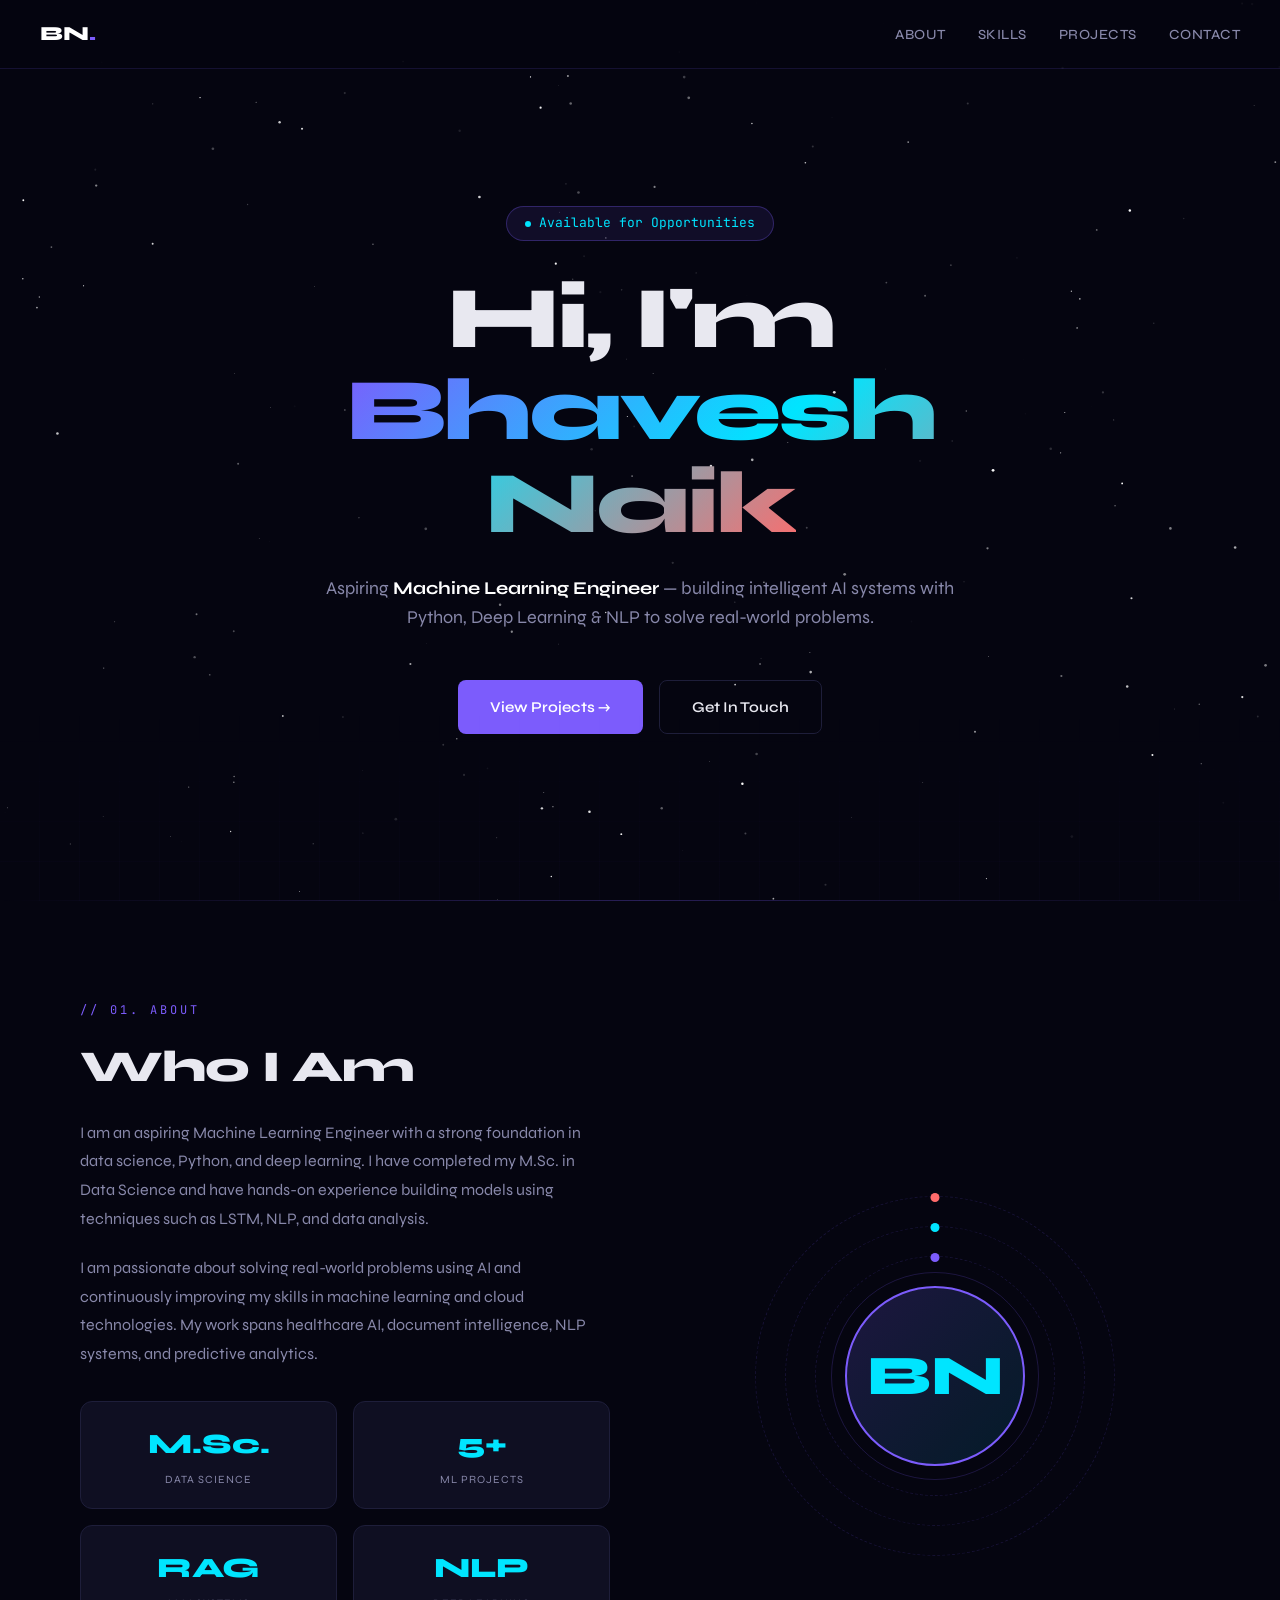
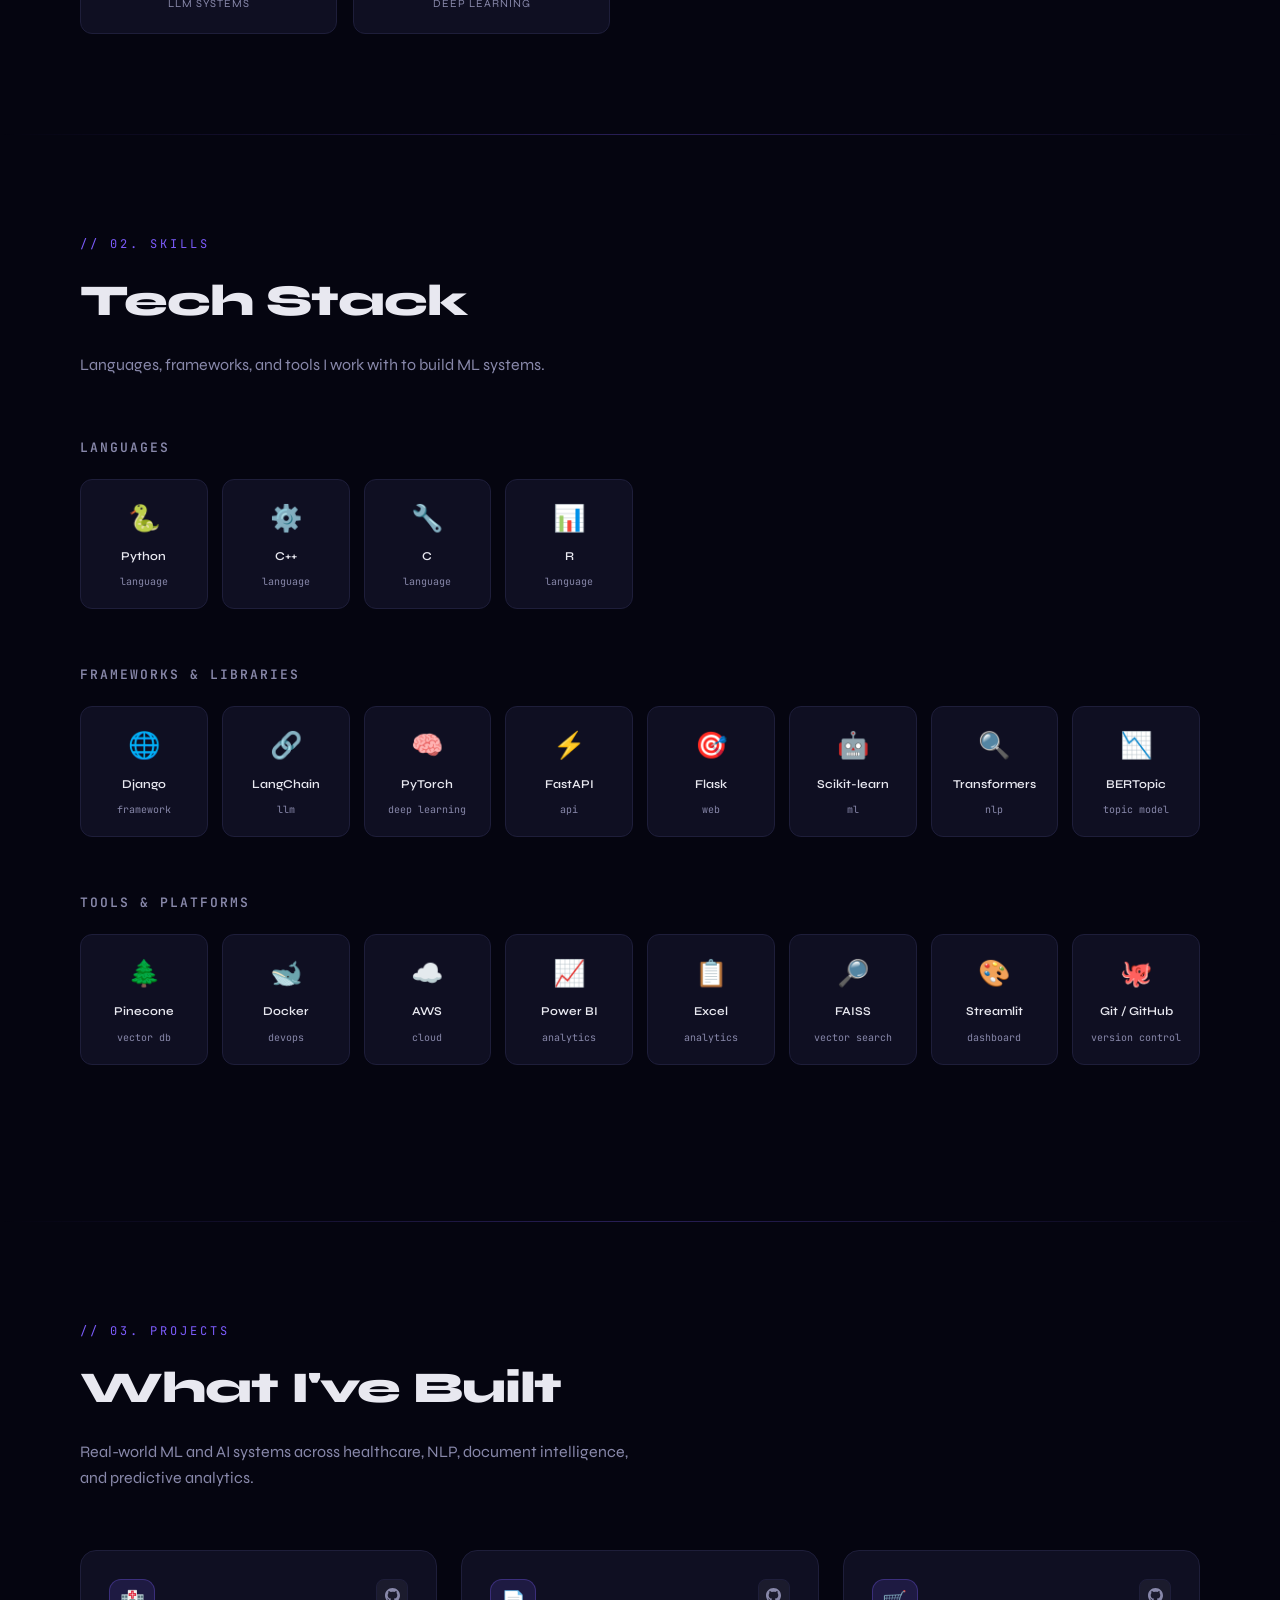
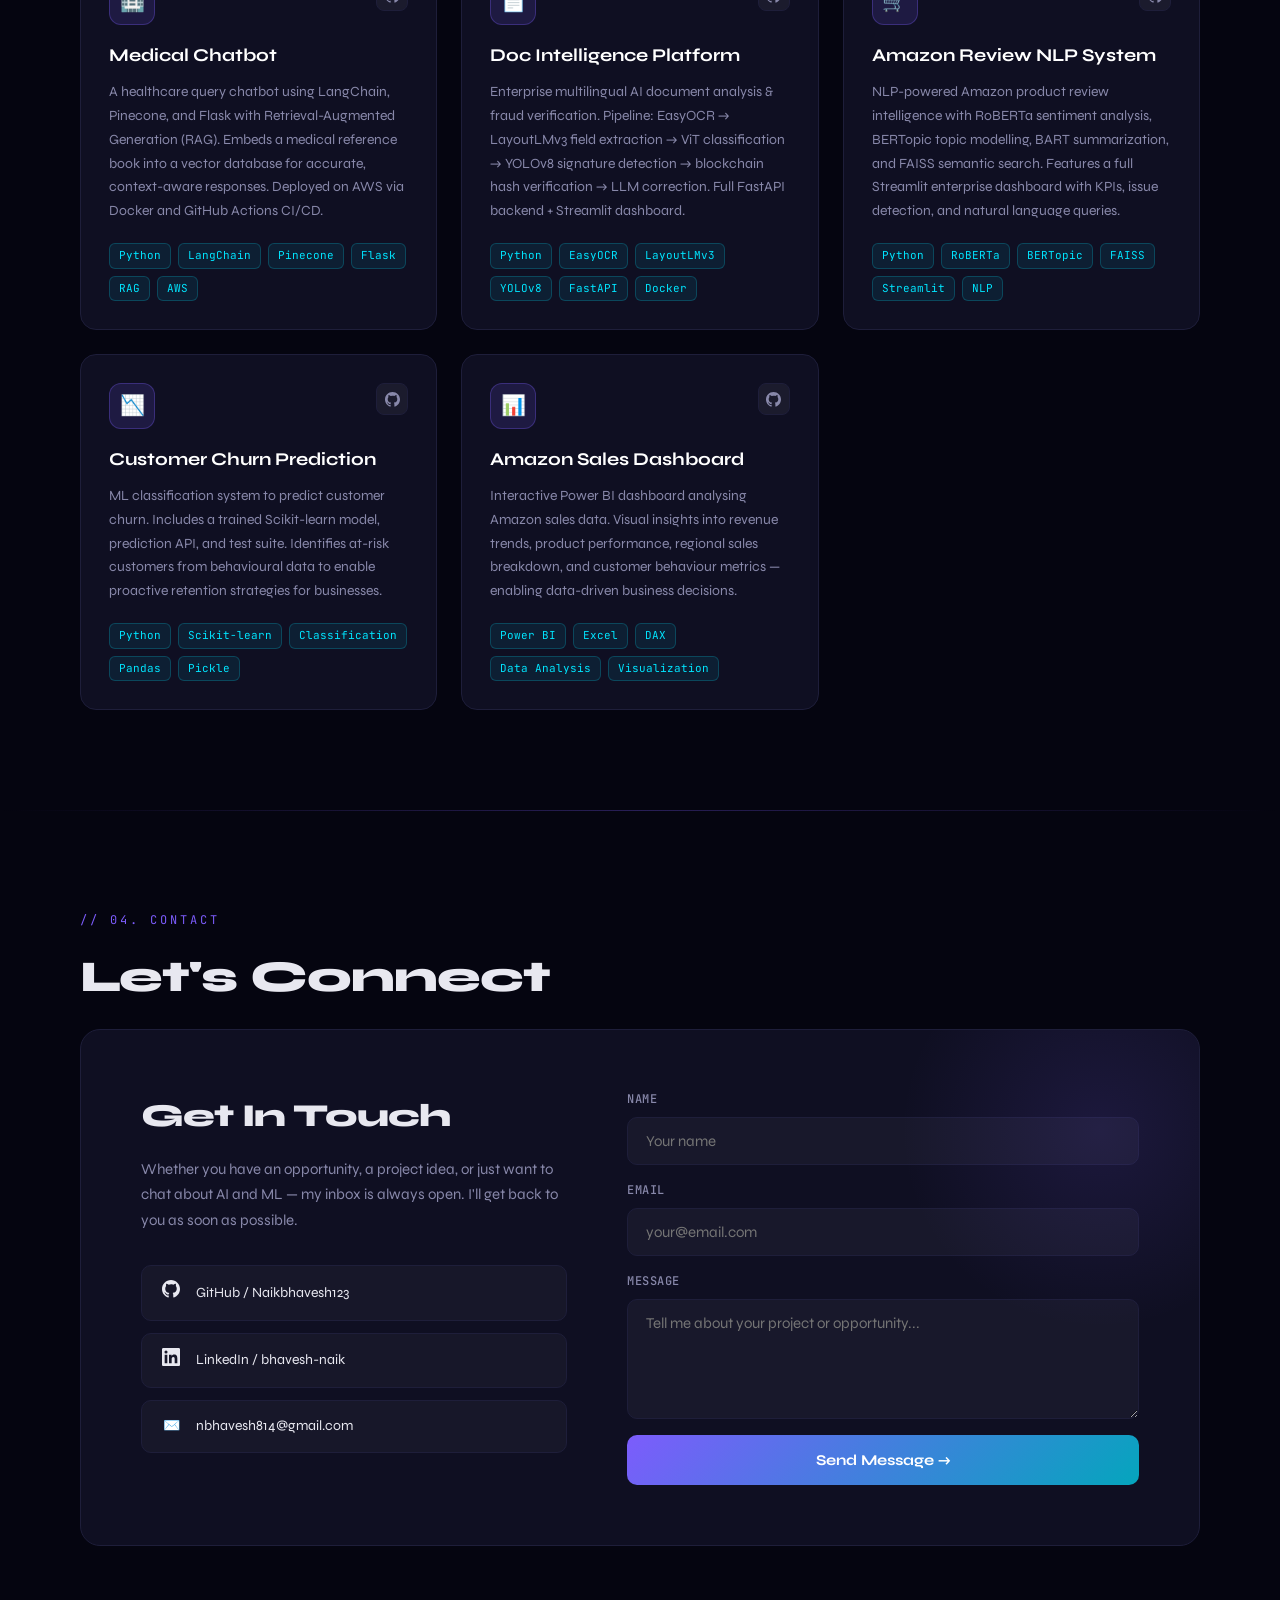
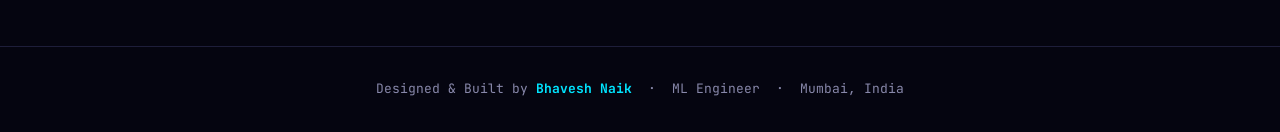
<file: bhavesh-portfolio.html>
<!DOCTYPE html>
<html lang="en">
<head>
<meta charset="UTF-8"/>
<meta name="viewport" content="width=device-width, initial-scale=1.0"/>
<title>Bhavesh Naik – ML Engineer</title>
<link rel="preconnect" href="https://fonts.googleapis.com"/>
<link href="https://fonts.googleapis.com/css2?family=Syne:wght@400;500;600;700;800&family=JetBrains+Mono:wght@300;400;500&display=swap" rel="stylesheet"/>
<style>
*,*::before,*::after{box-sizing:border-box;margin:0;padding:0}
:root{
  --bg:#050510;--bg2:#0a0a1a;--card:#0f0f22;--border:#1e1e3a;
  --accent:#7c5cfc;--accent2:#00e5ff;--accent3:#ff6b6b;
  --text:#e8e8f0;--muted:#8888aa;
  --font:'Syne',sans-serif;--mono:'JetBrains Mono',monospace;
}
html{scroll-behavior:smooth}
body{background:var(--bg);color:var(--text);font-family:var(--font);overflow-x:hidden;line-height:1.6}
#stars{position:fixed;inset:0;z-index:0;pointer-events:none}

/* NAV */
nav{position:fixed;top:0;left:0;right:0;z-index:100;padding:18px 40px;display:flex;justify-content:space-between;align-items:center;background:rgba(5,5,16,0.85);backdrop-filter:blur(20px);border-bottom:1px solid rgba(124,92,252,0.15);transition:background .3s}
.nav-logo{font-size:20px;font-weight:800;color:#fff}.nav-logo span{color:var(--accent)}
.nav-links{display:flex;gap:32px;list-style:none}
.nav-links a{color:var(--muted);text-decoration:none;font-size:14px;font-weight:500;letter-spacing:.5px;transition:color .2s;text-transform:uppercase}
.nav-links a:hover{color:var(--accent2)}

/* HERO */
.hero{position:relative;z-index:2;min-height:100vh;display:flex;align-items:center;justify-content:center;padding:120px 40px 80px;text-align:center}
.hero-inner{max-width:900px;margin:0 auto}
.hero-badge{display:inline-flex;align-items:center;gap:8px;background:rgba(124,92,252,.1);border:1px solid rgba(124,92,252,.3);border-radius:100px;padding:6px 18px;margin-bottom:32px;font-family:var(--mono);font-size:13px;color:var(--accent2);animation:fadeUp .8s ease both}
.pulse{width:6px;height:6px;border-radius:50%;background:var(--accent2);animation:pulseAnim 2s ease infinite;flex-shrink:0}
@keyframes pulseAnim{0%,100%{opacity:1;transform:scale(1)}50%{opacity:.5;transform:scale(.8)}}
.hero h1{font-size:clamp(44px,7vw,88px);font-weight:800;line-height:1.05;letter-spacing:-3px;margin-bottom:24px;animation:fadeUp .8s .1s ease both}
.gradient{background:linear-gradient(135deg,var(--accent) 0%,var(--accent2) 50%,var(--accent3) 100%);-webkit-background-clip:text;-webkit-text-fill-color:transparent;background-clip:text}
.hero-sub{font-size:18px;color:var(--muted);max-width:640px;margin:0 auto 48px;animation:fadeUp .8s .2s ease both}
.hero-btns{display:flex;gap:16px;justify-content:center;flex-wrap:wrap;animation:fadeUp .8s .3s ease both}
.btn-primary{padding:14px 32px;border-radius:8px;background:var(--accent);color:#fff;font-family:var(--font);font-weight:600;font-size:15px;border:none;cursor:pointer;text-decoration:none;transition:all .2s;display:inline-flex;align-items:center;gap:8px}
.btn-primary:hover{background:#6a4ae0;transform:translateY(-2px)}
.btn-outline{padding:14px 32px;border-radius:8px;background:transparent;color:var(--text);font-family:var(--font);font-weight:600;font-size:15px;border:1px solid var(--border);cursor:pointer;text-decoration:none;transition:all .2s;display:inline-flex;align-items:center;gap:8px}
.btn-outline:hover{border-color:var(--accent2);color:var(--accent2);transform:translateY(-2px)}
.hero-grid{position:absolute;bottom:-1px;left:0;right:0;height:200px;background:repeating-linear-gradient(0deg,transparent,transparent 39px,rgba(124,92,252,.06) 40px),repeating-linear-gradient(90deg,transparent,transparent 39px,rgba(124,92,252,.06) 40px);mask-image:linear-gradient(to top,rgba(0,0,0,.8),transparent)}
@keyframes fadeUp{from{opacity:0;transform:translateY(30px)}to{opacity:1;transform:translateY(0)}}

/* SECTIONS - always visible, no reveal hide */
section{position:relative;z-index:2;padding:100px 40px;max-width:1200px;margin:0 auto}
.section-label{font-family:var(--mono);font-size:12px;color:var(--accent);letter-spacing:3px;text-transform:uppercase;margin-bottom:12px}
.section-title{font-size:clamp(28px,4vw,44px);font-weight:800;letter-spacing:-1px;margin-bottom:16px}
.section-sub{font-size:16px;color:var(--muted);max-width:560px;margin-bottom:60px}
.section-divider{height:1px;background:linear-gradient(90deg,transparent,var(--accent),transparent);opacity:.3;position:relative;z-index:2}

/* ABOUT */
.about-grid{display:grid;grid-template-columns:1fr 1fr;gap:60px;align-items:center}
.about-text p{color:var(--muted);font-size:16px;line-height:1.8;margin-bottom:20px}
.about-stats{display:grid;grid-template-columns:1fr 1fr;gap:16px;margin-top:32px}
.stat-card{background:var(--card);border:1px solid var(--border);border-radius:12px;padding:20px;text-align:center;transition:border-color .3s,transform .2s}
.stat-card:hover{border-color:var(--accent);transform:translateY(-2px)}
.stat-num{font-size:28px;font-weight:800;color:var(--accent2)}
.stat-label{font-size:11px;color:var(--muted);text-transform:uppercase;letter-spacing:1px;margin-top:4px}
.about-visual{position:relative;display:flex;align-items:center;justify-content:center;height:380px}
.avatar-ring{width:180px;height:180px;border-radius:50%;border:2px solid var(--accent);background:linear-gradient(135deg,rgba(124,92,252,.2),rgba(0,229,255,.1));display:flex;align-items:center;justify-content:center;font-size:56px;font-weight:800;color:var(--accent2);position:relative;z-index:2;animation:float 4s ease-in-out infinite}
@keyframes float{0%,100%{transform:translateY(0)}50%{transform:translateY(-12px)}}
.avatar-ring::after{content:'';position:absolute;inset:-16px;border-radius:50%;border:1px solid rgba(124,92,252,.2)}
.orbit-wrap{position:absolute;inset:0;display:flex;align-items:center;justify-content:center;pointer-events:none}
.orbit{position:absolute;border-radius:50%;border:1px dashed rgba(124,92,252,.15)}
.orbit-dot{width:9px;height:9px;border-radius:50%;background:var(--accent);position:absolute;top:-4px;left:50%;transform:translateX(-50%)}
.o1{width:240px;height:240px;animation:spinO 6s linear infinite}
.o2{width:300px;height:300px;animation:spinO 10s linear infinite reverse}.o2 .orbit-dot{background:var(--accent2)}
.o3{width:360px;height:360px;animation:spinO 15s linear infinite}.o3 .orbit-dot{background:var(--accent3)}
@keyframes spinO{from{transform:rotate(0deg)}to{transform:rotate(360deg)}}

/* SKILLS */
.skills-section{margin-bottom:56px}
.skills-section h3{font-size:13px;font-weight:600;color:var(--muted);text-transform:uppercase;letter-spacing:2px;margin-bottom:20px;font-family:var(--mono)}
.tech-grid{display:grid;grid-template-columns:repeat(auto-fill,minmax(118px,1fr));gap:14px}
.tech-card{background:var(--card);border:1px solid var(--border);border-radius:12px;padding:18px 14px;text-align:center;transition:all .3s;display:flex;flex-direction:column;align-items:center;gap:8px}
.tech-card:hover{border-color:var(--accent);transform:translateY(-4px);background:rgba(124,92,252,.08)}
.tech-icon{font-size:26px}
.tech-name{font-size:12px;font-weight:600;color:var(--text)}
.tech-cat{font-size:10px;color:var(--muted);font-family:var(--mono)}

/* PROJECTS */
.projects-grid{display:grid;grid-template-columns:repeat(auto-fill,minmax(320px,1fr));gap:24px}
.project-card{background:var(--card);border:1px solid var(--border);border-radius:16px;padding:28px;transition:all .3s;position:relative;overflow:hidden;display:flex;flex-direction:column}
.project-card::before{content:'';position:absolute;inset:0;background:linear-gradient(135deg,rgba(124,92,252,.05) 0%,transparent 60%);opacity:0;transition:opacity .3s}
.project-card:hover{border-color:var(--accent);transform:translateY(-4px);box-shadow:0 20px 40px rgba(0,0,0,.3)}
.project-card:hover::before{opacity:1}
.project-top{display:flex;justify-content:space-between;align-items:flex-start;margin-bottom:16px}
.project-icon{width:46px;height:46px;border-radius:12px;display:flex;align-items:center;justify-content:center;font-size:20px;background:rgba(124,92,252,.15);border:1px solid rgba(124,92,252,.3)}
.project-links{display:flex;gap:8px}
.project-link{width:32px;height:32px;border-radius:8px;background:rgba(255,255,255,.05);border:1px solid var(--border);display:flex;align-items:center;justify-content:center;color:var(--muted);text-decoration:none;font-size:14px;transition:all .2s}
.project-link:hover{color:var(--accent2);border-color:var(--accent2)}
.project-title{font-size:18px;font-weight:700;margin-bottom:10px;color:#fff}
.project-desc{font-size:14px;color:var(--muted);line-height:1.7;flex:1;margin-bottom:20px}
.project-tags{display:flex;flex-wrap:wrap;gap:7px;margin-top:auto}
.tag{font-size:11px;font-family:var(--mono);background:rgba(0,229,255,.08);color:var(--accent2);border:1px solid rgba(0,229,255,.2);border-radius:6px;padding:3px 9px}

/* CONTACT */
.contact-wrapper{background:var(--card);border:1px solid var(--border);border-radius:20px;padding:60px;position:relative;overflow:hidden}
.contact-wrapper::before{content:'';position:absolute;top:-100px;right:-100px;width:400px;height:400px;border-radius:50%;background:radial-gradient(circle,rgba(124,92,252,.12) 0%,transparent 70%);pointer-events:none}
.contact-grid{display:grid;grid-template-columns:1fr 1.2fr;gap:60px;align-items:start}
.contact-info h2{font-size:32px;font-weight:800;letter-spacing:-1px;margin-bottom:16px}
.contact-info p{color:var(--muted);font-size:15px;margin-bottom:32px;line-height:1.7}
.social-links{display:flex;flex-direction:column;gap:12px}
.social-link{display:flex;align-items:center;gap:14px;padding:14px 18px;background:rgba(255,255,255,.03);border:1px solid var(--border);border-radius:10px;color:var(--text);text-decoration:none;font-size:14px;transition:all .2s}
.social-link:hover{border-color:var(--accent);background:rgba(124,92,252,.08);color:var(--accent2)}
.social-icon{width:22px;text-align:center;flex-shrink:0}
.contact-form{display:flex;flex-direction:column;gap:16px}
.form-group{display:flex;flex-direction:column;gap:8px}
.form-group label{font-size:12px;font-weight:500;color:var(--muted);letter-spacing:.5px;text-transform:uppercase;font-family:var(--mono)}
.form-group input,.form-group textarea{background:rgba(255,255,255,.04);border:1px solid var(--border);border-radius:10px;color:var(--text);font-family:var(--font);font-size:15px;padding:14px 18px;outline:none;transition:border-color .2s}
.form-group input:focus,.form-group textarea:focus{border-color:var(--accent)}
.form-group textarea{resize:vertical;min-height:120px}
.form-submit{padding:16px 32px;border-radius:10px;background:linear-gradient(135deg,var(--accent),rgba(0,229,255,.7));color:#fff;font-family:var(--font);font-weight:700;font-size:15px;border:none;cursor:pointer;transition:all .2s}
.form-submit:hover{opacity:.9;transform:translateY(-2px)}

footer{position:relative;z-index:2;text-align:center;padding:32px 40px;border-top:1px solid var(--border);color:var(--muted);font-size:13px;font-family:var(--mono)}

/* Responsive */
@media(max-width:768px){
  nav{padding:16px 20px}.nav-links{display:none}
  section{padding:60px 20px}
  .about-grid,.contact-grid{grid-template-columns:1fr}
  .about-visual{height:280px}
  .contact-wrapper{padding:28px 20px}
  .hero{padding:100px 20px 60px}
  .projects-grid{grid-template-columns:1fr}
}

/* GitHub icon inline */
.gh-icon{display:block}
</style>
</head>
<body>

<canvas id="stars"></canvas>

<!-- NAV -->
<nav id="navbar">
  <div class="nav-logo">BN<span>.</span></div>
  <ul class="nav-links">
    <li><a href="#about">About</a></li>
    <li><a href="#skills">Skills</a></li>
    <li><a href="#projects">Projects</a></li>
    <li><a href="#contact">Contact</a></li>
  </ul>
</nav>

<!-- HERO -->
<div class="hero" style="position:relative;z-index:2">
  <div class="hero-inner">
    <div class="hero-badge"><div class="pulse"></div>Available for Opportunities</div>
    <h1>Hi, I'm <span class="gradient">Bhavesh Naik</span></h1>
    <p class="hero-sub">Aspiring <strong style="color:#fff">Machine Learning Engineer</strong> — building intelligent AI systems with Python, Deep Learning &amp; NLP to solve real-world problems.</p>
    <div class="hero-btns">
      <a href="#projects" class="btn-primary">View Projects →</a>
      <a href="#contact" class="btn-outline">Get In Touch</a>
    </div>
  </div>
  <div class="hero-grid"></div>
</div>

<div class="section-divider"></div>

<!-- ABOUT -->
<section id="about">
  <p class="section-label">// 01. about</p>
  <h2 class="section-title">Who I Am</h2>
  <div class="about-grid">
    <div class="about-text">
      <p>I am an aspiring Machine Learning Engineer with a strong foundation in data science, Python, and deep learning. I have completed my M.Sc. in Data Science and have hands-on experience building models using techniques such as LSTM, NLP, and data analysis.</p>
      <p>I am passionate about solving real-world problems using AI and continuously improving my skills in machine learning and cloud technologies. My work spans healthcare AI, document intelligence, NLP systems, and predictive analytics.</p>
      <div class="about-stats">
        <div class="stat-card"><div class="stat-num">M.Sc.</div><div class="stat-label">Data Science</div></div>
        <div class="stat-card"><div class="stat-num">5+</div><div class="stat-label">ML Projects</div></div>
        <div class="stat-card"><div class="stat-num">RAG</div><div class="stat-label">LLM Systems</div></div>
        <div class="stat-card"><div class="stat-num">NLP</div><div class="stat-label">Deep Learning</div></div>
      </div>
    </div>
    <div class="about-visual">
      <div class="orbit-wrap">
        <div class="orbit o1"><div class="orbit-dot"></div></div>
        <div class="orbit o2"><div class="orbit-dot"></div></div>
        <div class="orbit o3"><div class="orbit-dot"></div></div>
      </div>
      <div class="avatar-ring">BN</div>
    </div>
  </div>
</section>

<div class="section-divider"></div>

<!-- SKILLS -->
<section id="skills">
  <p class="section-label">// 02. skills</p>
  <h2 class="section-title">Tech Stack</h2>
  <p class="section-sub">Languages, frameworks, and tools I work with to build ML systems.</p>

  <div class="skills-section">
    <h3>Languages</h3>
    <div class="tech-grid">
      <div class="tech-card"><div class="tech-icon">🐍</div><div class="tech-name">Python</div><div class="tech-cat">language</div></div>
      <div class="tech-card"><div class="tech-icon">⚙️</div><div class="tech-name">C++</div><div class="tech-cat">language</div></div>
      <div class="tech-card"><div class="tech-icon">🔧</div><div class="tech-name">C</div><div class="tech-cat">language</div></div>
      <div class="tech-card"><div class="tech-icon">📊</div><div class="tech-name">R</div><div class="tech-cat">language</div></div>
    </div>
  </div>

  <div class="skills-section">
    <h3>Frameworks &amp; Libraries</h3>
    <div class="tech-grid">
      <div class="tech-card"><div class="tech-icon">🌐</div><div class="tech-name">Django</div><div class="tech-cat">framework</div></div>
      <div class="tech-card"><div class="tech-icon">🔗</div><div class="tech-name">LangChain</div><div class="tech-cat">llm</div></div>
      <div class="tech-card"><div class="tech-icon">🧠</div><div class="tech-name">PyTorch</div><div class="tech-cat">deep learning</div></div>
      <div class="tech-card"><div class="tech-icon">⚡</div><div class="tech-name">FastAPI</div><div class="tech-cat">api</div></div>
      <div class="tech-card"><div class="tech-icon">🎯</div><div class="tech-name">Flask</div><div class="tech-cat">web</div></div>
      <div class="tech-card"><div class="tech-icon">🤖</div><div class="tech-name">Scikit-learn</div><div class="tech-cat">ml</div></div>
      <div class="tech-card"><div class="tech-icon">🔍</div><div class="tech-name">Transformers</div><div class="tech-cat">nlp</div></div>
      <div class="tech-card"><div class="tech-icon">📉</div><div class="tech-name">BERTopic</div><div class="tech-cat">topic model</div></div>
    </div>
  </div>

  <div class="skills-section">
    <h3>Tools &amp; Platforms</h3>
    <div class="tech-grid">
      <div class="tech-card"><div class="tech-icon">🌲</div><div class="tech-name">Pinecone</div><div class="tech-cat">vector db</div></div>
      <div class="tech-card"><div class="tech-icon">🐋</div><div class="tech-name">Docker</div><div class="tech-cat">devops</div></div>
      <div class="tech-card"><div class="tech-icon">☁️</div><div class="tech-name">AWS</div><div class="tech-cat">cloud</div></div>
      <div class="tech-card"><div class="tech-icon">📈</div><div class="tech-name">Power BI</div><div class="tech-cat">analytics</div></div>
      <div class="tech-card"><div class="tech-icon">📋</div><div class="tech-name">Excel</div><div class="tech-cat">analytics</div></div>
      <div class="tech-card"><div class="tech-icon">🔎</div><div class="tech-name">FAISS</div><div class="tech-cat">vector search</div></div>
      <div class="tech-card"><div class="tech-icon">🎨</div><div class="tech-name">Streamlit</div><div class="tech-cat">dashboard</div></div>
      <div class="tech-card"><div class="tech-icon">🐙</div><div class="tech-name">Git / GitHub</div><div class="tech-cat">version control</div></div>
    </div>
  </div>
</section>

<div class="section-divider"></div>

<!-- PROJECTS -->
<section id="projects">
  <p class="section-label">// 03. projects</p>
  <h2 class="section-title">What I've Built</h2>
  <p class="section-sub">Real-world ML and AI systems across healthcare, NLP, document intelligence, and predictive analytics.</p>

  <div class="projects-grid">

    <div class="project-card">
      <div class="project-top">
        <div class="project-icon">🏥</div>
        <div class="project-links">
          <a href="https://github.com/Naikbhavesh123/Medical_Chatbot" target="_blank" class="project-link">
            <svg class="gh-icon" width="15" height="15" viewBox="0 0 24 24" fill="currentColor"><path d="M12 0C5.374 0 0 5.373 0 12c0 5.302 3.438 9.8 8.207 11.387.599.111.793-.261.793-.577v-2.234c-3.338.726-4.033-1.416-4.033-1.416-.546-1.387-1.333-1.756-1.333-1.756-1.089-.745.083-.729.083-.729 1.205.084 1.839 1.237 1.839 1.237 1.07 1.834 2.807 1.304 3.492.997.107-.775.418-1.305.762-1.604-2.665-.305-5.467-1.334-5.467-5.931 0-1.311.469-2.381 1.236-3.221-.124-.303-.535-1.524.117-3.176 0 0 1.008-.322 3.301 1.23A11.509 11.509 0 0112 5.803c1.02.005 2.047.138 3.006.404 2.291-1.552 3.297-1.23 3.297-1.23.653 1.653.242 2.874.118 3.176.77.84 1.235 1.911 1.235 3.221 0 4.609-2.807 5.624-5.479 5.921.43.372.823 1.102.823 2.222v3.293c0 .319.192.694.801.576C20.566 21.797 24 17.3 24 12c0-6.627-5.373-12-12-12z"/></svg>
          </a>
        </div>
      </div>
      <div class="project-title">Medical Chatbot</div>
      <div class="project-desc">A healthcare query chatbot using LangChain, Pinecone, and Flask with Retrieval-Augmented Generation (RAG). Embeds a medical reference book into a vector database for accurate, context-aware responses. Deployed on AWS via Docker and GitHub Actions CI/CD.</div>
      <div class="project-tags">
        <span class="tag">Python</span><span class="tag">LangChain</span><span class="tag">Pinecone</span><span class="tag">Flask</span><span class="tag">RAG</span><span class="tag">AWS</span>
      </div>
    </div>

    <div class="project-card">
      <div class="project-top">
        <div class="project-icon">📄</div>
        <div class="project-links">
          <a href="https://github.com/Naikbhavesh123/doc-intelligence-platform" target="_blank" class="project-link">
            <svg class="gh-icon" width="15" height="15" viewBox="0 0 24 24" fill="currentColor"><path d="M12 0C5.374 0 0 5.373 0 12c0 5.302 3.438 9.8 8.207 11.387.599.111.793-.261.793-.577v-2.234c-3.338.726-4.033-1.416-4.033-1.416-.546-1.387-1.333-1.756-1.333-1.756-1.089-.745.083-.729.083-.729 1.205.084 1.839 1.237 1.839 1.237 1.07 1.834 2.807 1.304 3.492.997.107-.775.418-1.305.762-1.604-2.665-.305-5.467-1.334-5.467-5.931 0-1.311.469-2.381 1.236-3.221-.124-.303-.535-1.524.117-3.176 0 0 1.008-.322 3.301 1.23A11.509 11.509 0 0112 5.803c1.02.005 2.047.138 3.006.404 2.291-1.552 3.297-1.23 3.297-1.23.653 1.653.242 2.874.118 3.176.77.84 1.235 1.911 1.235 3.221 0 4.609-2.807 5.624-5.479 5.921.43.372.823 1.102.823 2.222v3.293c0 .319.192.694.801.576C20.566 21.797 24 17.3 24 12c0-6.627-5.373-12-12-12z"/></svg>
          </a>
        </div>
      </div>
      <div class="project-title">Doc Intelligence Platform</div>
      <div class="project-desc">Enterprise multilingual AI document analysis & fraud verification. Pipeline: EasyOCR → LayoutLMv3 field extraction → ViT classification → YOLOv8 signature detection → blockchain hash verification → LLM correction. Full FastAPI backend + Streamlit dashboard.</div>
      <div class="project-tags">
        <span class="tag">Python</span><span class="tag">EasyOCR</span><span class="tag">LayoutLMv3</span><span class="tag">YOLOv8</span><span class="tag">FastAPI</span><span class="tag">Docker</span>
      </div>
    </div>

    <div class="project-card">
      <div class="project-top">
        <div class="project-icon">🛒</div>
        <div class="project-links">
          <a href="https://github.com/Naikbhavesh123/amazon-review-nlp-system" target="_blank" class="project-link">
            <svg class="gh-icon" width="15" height="15" viewBox="0 0 24 24" fill="currentColor"><path d="M12 0C5.374 0 0 5.373 0 12c0 5.302 3.438 9.8 8.207 11.387.599.111.793-.261.793-.577v-2.234c-3.338.726-4.033-1.416-4.033-1.416-.546-1.387-1.333-1.756-1.333-1.756-1.089-.745.083-.729.083-.729 1.205.084 1.839 1.237 1.839 1.237 1.07 1.834 2.807 1.304 3.492.997.107-.775.418-1.305.762-1.604-2.665-.305-5.467-1.334-5.467-5.931 0-1.311.469-2.381 1.236-3.221-.124-.303-.535-1.524.117-3.176 0 0 1.008-.322 3.301 1.23A11.509 11.509 0 0112 5.803c1.02.005 2.047.138 3.006.404 2.291-1.552 3.297-1.23 3.297-1.23.653 1.653.242 2.874.118 3.176.77.84 1.235 1.911 1.235 3.221 0 4.609-2.807 5.624-5.479 5.921.43.372.823 1.102.823 2.222v3.293c0 .319.192.694.801.576C20.566 21.797 24 17.3 24 12c0-6.627-5.373-12-12-12z"/></svg>
          </a>
        </div>
      </div>
      <div class="project-title">Amazon Review NLP System</div>
      <div class="project-desc">NLP-powered Amazon product review intelligence with RoBERTa sentiment analysis, BERTopic topic modelling, BART summarization, and FAISS semantic search. Features a full Streamlit enterprise dashboard with KPIs, issue detection, and natural language queries.</div>
      <div class="project-tags">
        <span class="tag">Python</span><span class="tag">RoBERTa</span><span class="tag">BERTopic</span><span class="tag">FAISS</span><span class="tag">Streamlit</span><span class="tag">NLP</span>
      </div>
    </div>

    <div class="project-card">
      <div class="project-top">
        <div class="project-icon">📉</div>
        <div class="project-links">
          <a href="https://github.com/Naikbhavesh123/chrun-pred" target="_blank" class="project-link">
            <svg class="gh-icon" width="15" height="15" viewBox="0 0 24 24" fill="currentColor"><path d="M12 0C5.374 0 0 5.373 0 12c0 5.302 3.438 9.8 8.207 11.387.599.111.793-.261.793-.577v-2.234c-3.338.726-4.033-1.416-4.033-1.416-.546-1.387-1.333-1.756-1.333-1.756-1.089-.745.083-.729.083-.729 1.205.084 1.839 1.237 1.839 1.237 1.07 1.834 2.807 1.304 3.492.997.107-.775.418-1.305.762-1.604-2.665-.305-5.467-1.334-5.467-5.931 0-1.311.469-2.381 1.236-3.221-.124-.303-.535-1.524.117-3.176 0 0 1.008-.322 3.301 1.23A11.509 11.509 0 0112 5.803c1.02.005 2.047.138 3.006.404 2.291-1.552 3.297-1.23 3.297-1.23.653 1.653.242 2.874.118 3.176.77.84 1.235 1.911 1.235 3.221 0 4.609-2.807 5.624-5.479 5.921.43.372.823 1.102.823 2.222v3.293c0 .319.192.694.801.576C20.566 21.797 24 17.3 24 12c0-6.627-5.373-12-12-12z"/></svg>
          </a>
        </div>
      </div>
      <div class="project-title">Customer Churn Prediction</div>
      <div class="project-desc">ML classification system to predict customer churn. Includes a trained Scikit-learn model, prediction API, and test suite. Identifies at-risk customers from behavioural data to enable proactive retention strategies for businesses.</div>
      <div class="project-tags">
        <span class="tag">Python</span><span class="tag">Scikit-learn</span><span class="tag">Classification</span><span class="tag">Pandas</span><span class="tag">Pickle</span>
      </div>
    </div>

    <div class="project-card">
      <div class="project-top">
        <div class="project-icon">📊</div>
        <div class="project-links">
          <a href="https://github.com/Naikbhavesh123/Amazon-Sales-PowerBi" target="_blank" class="project-link">
            <svg class="gh-icon" width="15" height="15" viewBox="0 0 24 24" fill="currentColor"><path d="M12 0C5.374 0 0 5.373 0 12c0 5.302 3.438 9.8 8.207 11.387.599.111.793-.261.793-.577v-2.234c-3.338.726-4.033-1.416-4.033-1.416-.546-1.387-1.333-1.756-1.333-1.756-1.089-.745.083-.729.083-.729 1.205.084 1.839 1.237 1.839 1.237 1.07 1.834 2.807 1.304 3.492.997.107-.775.418-1.305.762-1.604-2.665-.305-5.467-1.334-5.467-5.931 0-1.311.469-2.381 1.236-3.221-.124-.303-.535-1.524.117-3.176 0 0 1.008-.322 3.301 1.23A11.509 11.509 0 0112 5.803c1.02.005 2.047.138 3.006.404 2.291-1.552 3.297-1.23 3.297-1.23.653 1.653.242 2.874.118 3.176.77.84 1.235 1.911 1.235 3.221 0 4.609-2.807 5.624-5.479 5.921.43.372.823 1.102.823 2.222v3.293c0 .319.192.694.801.576C20.566 21.797 24 17.3 24 12c0-6.627-5.373-12-12-12z"/></svg>
          </a>
        </div>
      </div>
      <div class="project-title">Amazon Sales Dashboard</div>
      <div class="project-desc">Interactive Power BI dashboard analysing Amazon sales data. Visual insights into revenue trends, product performance, regional sales breakdown, and customer behaviour metrics — enabling data-driven business decisions.</div>
      <div class="project-tags">
        <span class="tag">Power BI</span><span class="tag">Excel</span><span class="tag">DAX</span><span class="tag">Data Analysis</span><span class="tag">Visualization</span>
      </div>
    </div>

  </div>
</section>

<div class="section-divider"></div>

<!-- CONTACT -->
<section id="contact">
  <p class="section-label">// 04. contact</p>
  <h2 class="section-title">Let's Connect</h2>
  <div class="contact-wrapper">
    <div class="contact-grid">
      <div class="contact-info">
        <h2>Get In Touch</h2>
        <p>Whether you have an opportunity, a project idea, or just want to chat about AI and ML — my inbox is always open. I'll get back to you as soon as possible.</p>
        <div class="social-links">
          <a href="https://github.com/Naikbhavesh123" target="_blank" class="social-link">
            <span class="social-icon"><svg width="18" height="18" viewBox="0 0 24 24" fill="currentColor"><path d="M12 0C5.374 0 0 5.373 0 12c0 5.302 3.438 9.8 8.207 11.387.599.111.793-.261.793-.577v-2.234c-3.338.726-4.033-1.416-4.033-1.416-.546-1.387-1.333-1.756-1.333-1.756-1.089-.745.083-.729.083-.729 1.205.084 1.839 1.237 1.839 1.237 1.07 1.834 2.807 1.304 3.492.997.107-.775.418-1.305.762-1.604-2.665-.305-5.467-1.334-5.467-5.931 0-1.311.469-2.381 1.236-3.221-.124-.303-.535-1.524.117-3.176 0 0 1.008-.322 3.301 1.23A11.509 11.509 0 0112 5.803c1.02.005 2.047.138 3.006.404 2.291-1.552 3.297-1.23 3.297-1.23.653 1.653.242 2.874.118 3.176.77.84 1.235 1.911 1.235 3.221 0 4.609-2.807 5.624-5.479 5.921.43.372.823 1.102.823 2.222v3.293c0 .319.192.694.801.576C20.566 21.797 24 17.3 24 12c0-6.627-5.373-12-12-12z"/></svg></span>
            GitHub / Naikbhavesh123
          </a>
          <a href="https://www.linkedin.com/in/bhavesh-naik-6b0171247" target="_blank" class="social-link">
            <span class="social-icon"><svg width="18" height="18" viewBox="0 0 24 24" fill="currentColor"><path d="M20.447 20.452h-3.554v-5.569c0-1.328-.027-3.037-1.852-3.037-1.853 0-2.136 1.445-2.136 2.939v5.667H9.351V9h3.414v1.561h.046c.477-.9 1.637-1.85 3.37-1.85 3.601 0 4.267 2.37 4.267 5.455v6.286zM5.337 7.433a2.062 2.062 0 01-2.063-2.065 2.064 2.064 0 112.063 2.065zm1.782 13.019H3.555V9h3.564v11.452zM22.225 0H1.771C.792 0 0 .774 0 1.729v20.542C0 23.227.792 24 1.771 24h20.451C23.2 24 24 23.227 24 22.271V1.729C24 .774 23.2 0 22.222 0h.003z"/></svg></span>
            LinkedIn / bhavesh-naik
          </a>
          <a href="mailto:nbhavesh814@gmail.com" class="social-link">
            <span class="social-icon">✉️</span>
            nbhavesh814@gmail.com
          </a>
        </div>
      </div>
      <div class="contact-form">
        <div class="form-group">
          <label>Name</label>
          <input type="text" placeholder="Your name"/>
        </div>
        <div class="form-group">
          <label>Email</label>
          <input type="email" placeholder="your@email.com"/>
        </div>
        <div class="form-group">
          <label>Message</label>
          <textarea placeholder="Tell me about your project or opportunity..."></textarea>
        </div>
        <button class="form-submit" onclick="handleSubmit(this)">Send Message →</button>
      </div>
    </div>
  </div>
</section>

<footer>
  <p>Designed &amp; Built by <strong style="color:var(--accent2)">Bhavesh Naik</strong> &nbsp;·&nbsp; ML Engineer &nbsp;·&nbsp; Mumbai, India</p>
</footer>

<script>
// Starfield
(function(){
  const canvas=document.getElementById('stars'),ctx=canvas.getContext('2d');
  let stars=[],W,H;
  function resize(){W=canvas.width=window.innerWidth;H=canvas.height=window.innerHeight;init()}
  function init(){stars=[];for(let i=0;i<200;i++)stars.push({x:Math.random()*W,y:Math.random()*H,r:Math.random()*1.2+.2,o:Math.random(),s:Math.random()*.3+.1,d:Math.random()>.5?1:-1})}
  function draw(){
    ctx.clearRect(0,0,W,H);
    stars.forEach(s=>{s.o+=s.s*s.d*.006;if(s.o>1||s.o<.05)s.d*=-1;ctx.beginPath();ctx.arc(s.x,s.y,s.r,0,Math.PI*2);ctx.fillStyle='rgba(255,255,255,'+s.o.toFixed(2)+')';ctx.fill()});
    requestAnimationFrame(draw);
  }
  resize();window.addEventListener('resize',resize);draw();
})();

// Navbar scroll effect
window.addEventListener('scroll',()=>{
  document.getElementById('navbar').style.background=window.scrollY>50?'rgba(5,5,16,0.95)':'rgba(5,5,16,0.85)';
});

// Contact form
function handleSubmit(btn){
  btn.textContent='✓ Message Sent!';
  btn.style.background='linear-gradient(135deg,#1a8a2e,#2ecc71)';
  setTimeout(()=>{btn.textContent='Send Message →';btn.style.background=''},3000);
}
</script>
</body>
</html>
</file>
